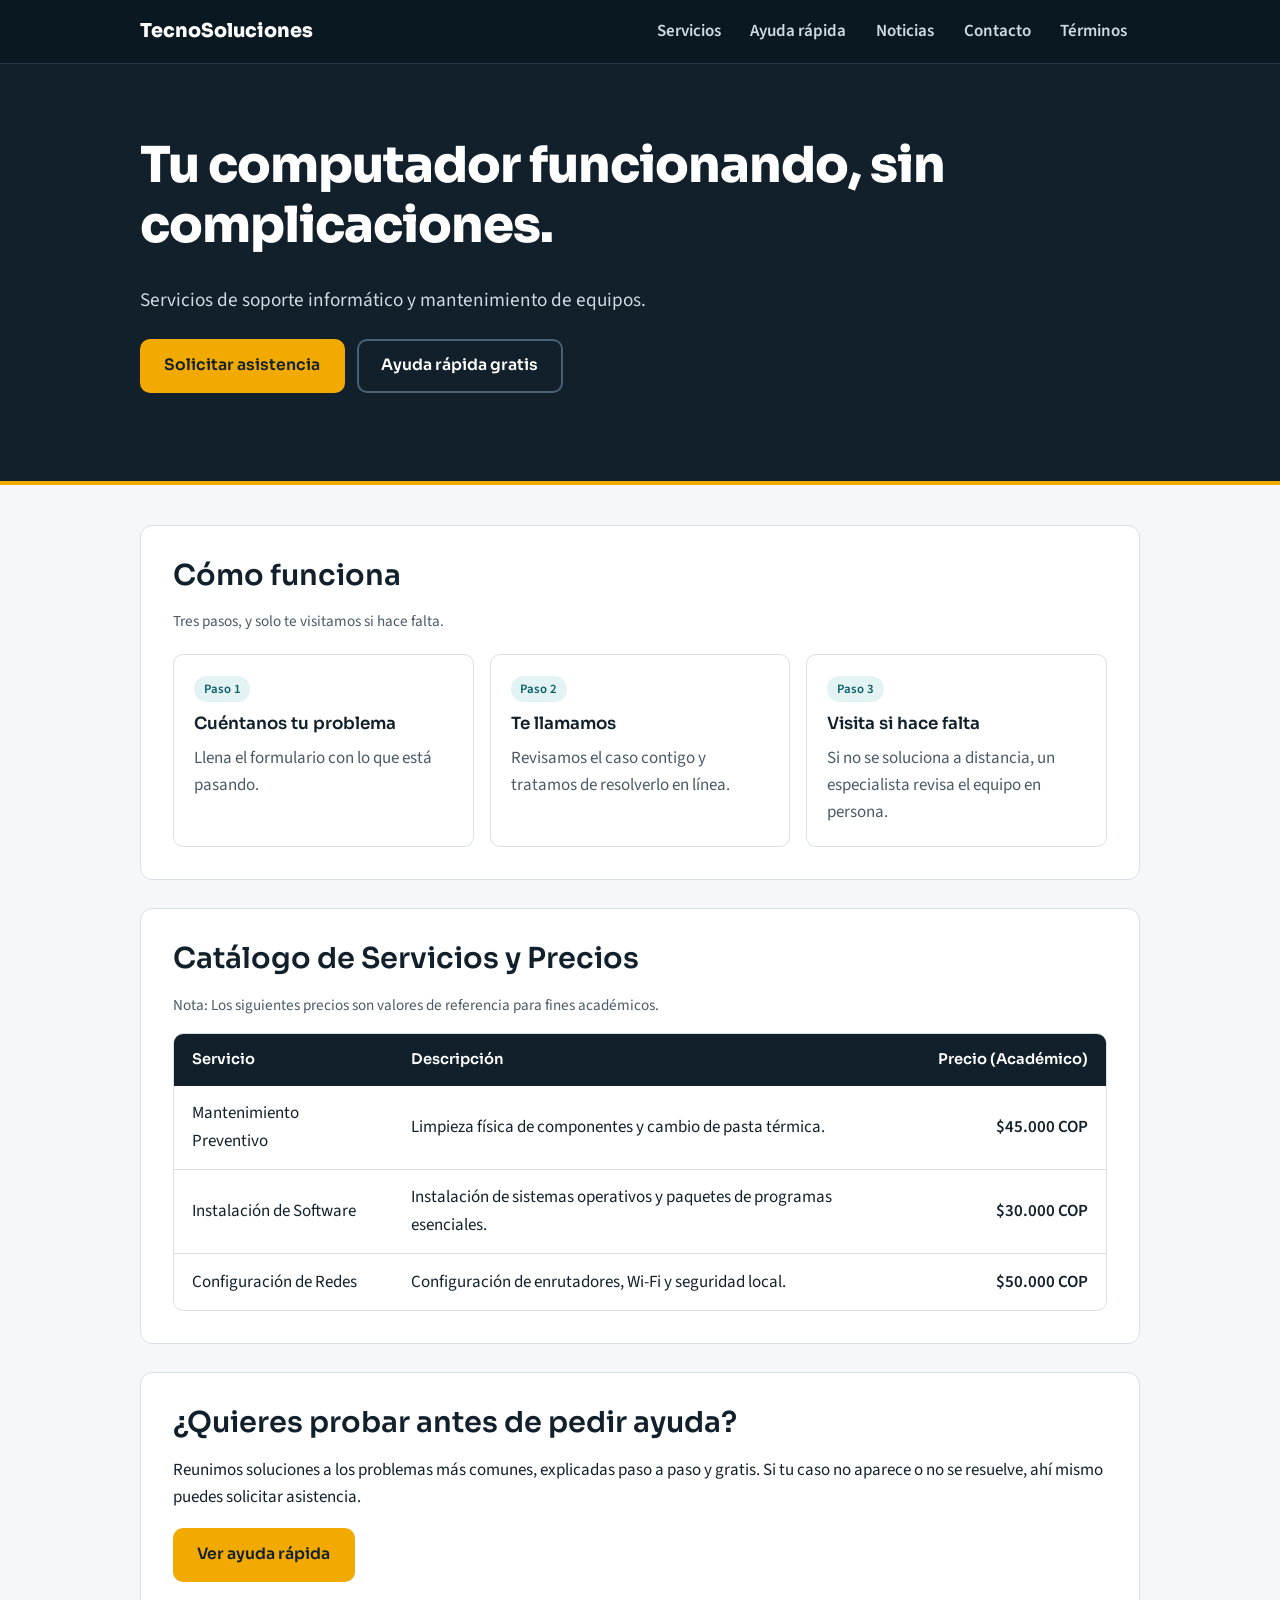
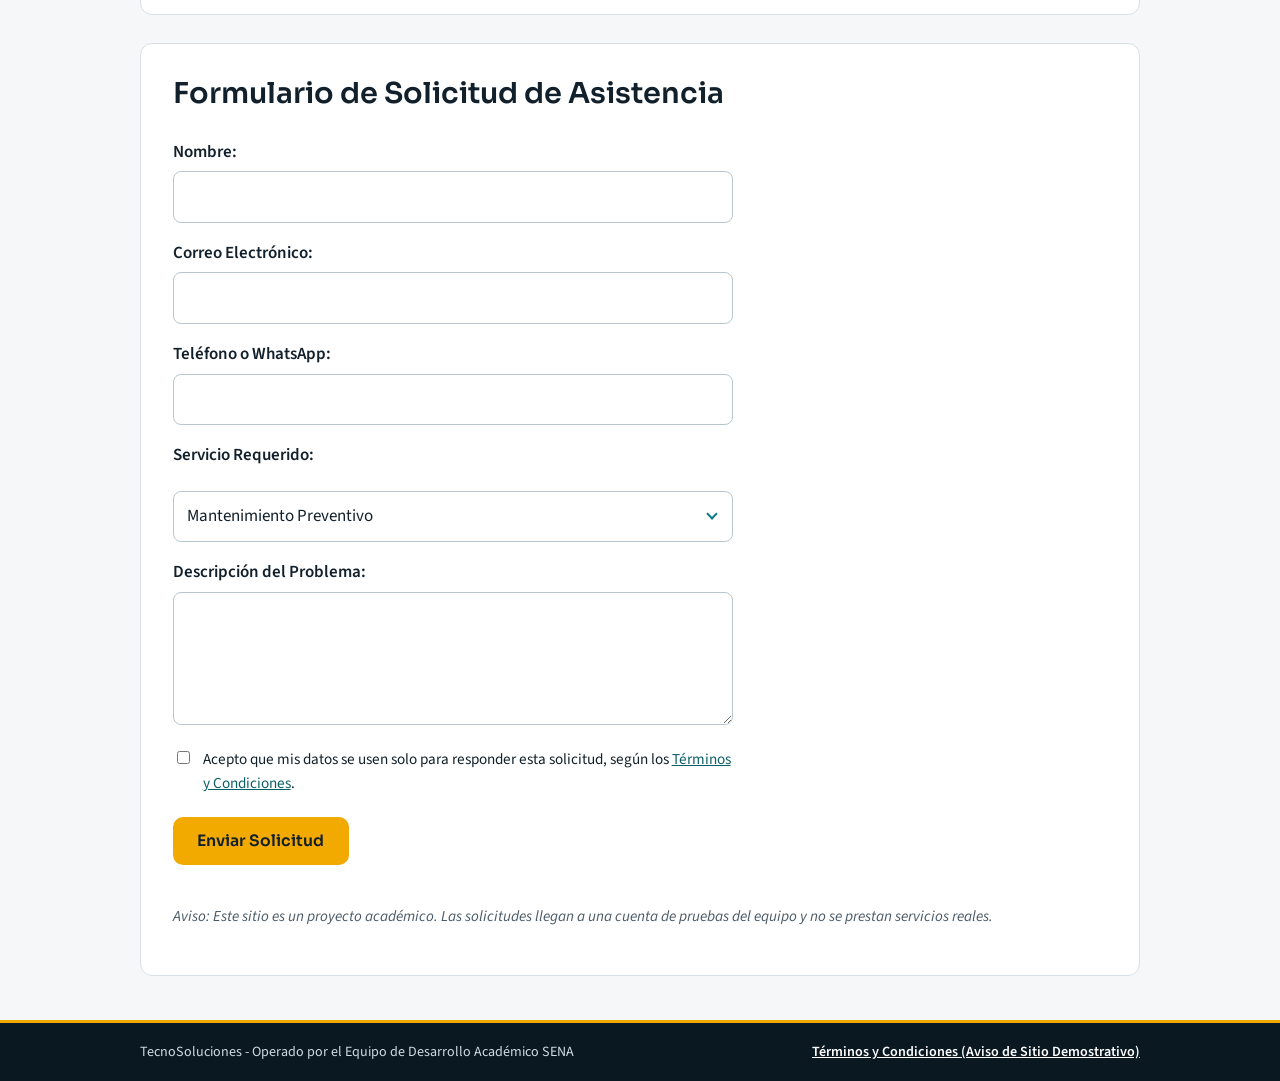
<file: index.html>
<!DOCTYPE html>
<html lang="es">
<head>
    <meta charset="UTF-8">
    <meta name="viewport" content="width=device-width, initial-scale=1.0">
    <title>TecnoSoluciones - Soporte Técnico</title>
    <link rel="preconnect" href="https://fonts.googleapis.com">
    <link rel="preconnect" href="https://fonts.gstatic.com" crossorigin>
    <link href="https://fonts.googleapis.com/css2?family=Sora:wght@600;800&family=Source+Sans+3:wght@400;600&display=swap" rel="stylesheet">
    <link rel="stylesheet" href="styles.css">
</head>
<body>


    <header>
        <div class="container header-inner">
            <a href="index.html" class="brand">TecnoSoluciones</a>
            <button class="nav-toggle" type="button" aria-label="Abrir menú" aria-expanded="false" aria-controls="menu">
                <span></span><span></span><span></span>
            </button>
            <nav id="menu">
                <a href="#servicios">Servicios</a>
                <a href="ayuda.html">Ayuda rápida</a>
                <a href="blog.html">Noticias</a>
                <a href="#contacto">Contacto</a>
                <a href="tyc.html">Términos</a>
            </nav>
        </div>
    </header>

    <section class="hero">
        <div class="container">
            <h1>Tu computador funcionando, sin complicaciones.</h1>
            <p>Servicios de soporte informático y mantenimiento de equipos.</p>
            <div class="hero-actions">
                <a href="#contacto" class="btn">Solicitar asistencia</a>
                <a href="ayuda.html" class="btn btn-ghost">Ayuda rápida gratis</a>
            </div>
        </div>
    </section>

    <main class="container">
        <section id="como-funciona">
            <h2>Cómo funciona</h2>
            <p class="note">Tres pasos, y solo te visitamos si hace falta.</p>
            <div class="steps">
                <div class="step"><span class="step-n">Paso 1</span><h3>Cuéntanos tu problema</h3><p>Llena el formulario con lo que está pasando.</p></div>
                <div class="step"><span class="step-n">Paso 2</span><h3>Te llamamos</h3><p>Revisamos el caso contigo y tratamos de resolverlo en línea.</p></div>
                <div class="step"><span class="step-n">Paso 3</span><h3>Visita si hace falta</h3><p>Si no se soluciona a distancia, un especialista revisa el equipo en persona.</p></div>
            </div>
        </section>

        <section id="servicios">
            <h2>Catálogo de Servicios y Precios</h2>
            <p class="note">Nota: Los siguientes precios son valores de referencia para fines académicos.</p>
            <div class="table-wrap">
                <table>
                    <thead>
                        <tr>
                            <th>Servicio</th>
                            <th>Descripción</th>
                            <th class="num">Precio (Académico)</th>
                        </tr>
                    </thead>
                    <tbody>
                        <tr>
                            <td data-label="Servicio">Mantenimiento Preventivo</td>
                            <td data-label="Descripción">Limpieza física de componentes y cambio de pasta térmica.</td>
                            <td data-label="Precio" class="num">$45.000 COP</td>
                        </tr>
                        <tr>
                            <td data-label="Servicio">Instalación de Software</td>
                            <td data-label="Descripción">Instalación de sistemas operativos y paquetes de programas esenciales.</td>
                            <td data-label="Precio" class="num">$30.000 COP</td>
                        </tr>
                        <tr>
                            <td data-label="Servicio">Configuración de Redes</td>
                            <td data-label="Descripción">Configuración de enrutadores, Wi-Fi y seguridad local.</td>
                            <td data-label="Precio" class="num">$50.000 COP</td>
                        </tr>
                    </tbody>
                </table>
            </div>
        </section>

        <section id="ayuda-aviso">
            <h2>¿Quieres probar antes de pedir ayuda?</h2>
            <p>Reunimos soluciones a los problemas más comunes, explicadas paso a paso y gratis. Si tu caso no aparece o no se resuelve, ahí mismo puedes solicitar asistencia.</p>
            <a href="ayuda.html" class="btn">Ver ayuda rápida</a>
        </section>

        <section id="contacto">
            <h2>Formulario de Solicitud de Asistencia</h2>
            <form id="form-contacto" action="https://formspree.io/f/xrppdovo" method="POST">
                <label for="nombre">Nombre:</label>
                <input type="text" id="nombre" name="nombre" required>

                <label for="correo">Correo Electrónico:</label>
                <input type="email" id="correo" name="correo" required>

                <label for="telefono">Teléfono o WhatsApp:</label>
                <input type="tel" id="telefono" name="telefono" autocomplete="tel" required>

                <label for="servicio-select">Servicio Requerido:</label>
                <div class="select">
                <select id="servicio-select" name="servicio" required>
                    <option value="Mantenimiento Preventivo">Mantenimiento Preventivo</option>
                    <option value="Instalación de Software">Instalación de Software</option>
                    <option value="Configuración de Redes">Configuración de Redes</option>
                </select>
                </div>

                <label for="descripcion">Descripción del Problema:</label>
                <textarea id="descripcion" name="descripcion" rows="4" required></textarea>

                <input type="hidden" name="_subject" value="Nueva solicitud de asistencia - TecnoSoluciones">
                <input type="text" name="_gotcha" class="hp" tabindex="-1" autocomplete="off" aria-hidden="true">

                <label class="consent">
                    <input type="checkbox" name="consentimiento" value="Sí" required>
                    <span>Acepto que mis datos se usen solo para responder esta solicitud, según los <a href="tyc.html">Términos y Condiciones</a>.</span>
                </label>

                <button type="submit">Enviar Solicitud</button>
                <p id="form-estado" role="status" aria-live="polite"></p>
            </form>
            <p class="note"><em>Aviso: Este sitio es un proyecto académico. Las solicitudes llegan a una cuenta de pruebas del equipo y no se prestan servicios reales.</em></p>
        </section>
    </main>

    <footer>
        <div class="container footer-inner">
            <span class="f-full">TecnoSoluciones - Operado por el Equipo de Desarrollo Académico SENA</span>
            <span class="f-short">TecnoSoluciones · Proyecto SENA</span>
            <a href="tyc.html">Términos y Condiciones<span class="f-full"> (Aviso de Sitio Demostrativo)</span></a>
        </div>
    </footer>

    <script src="script.js"></script>
</body>
</html>
</file>
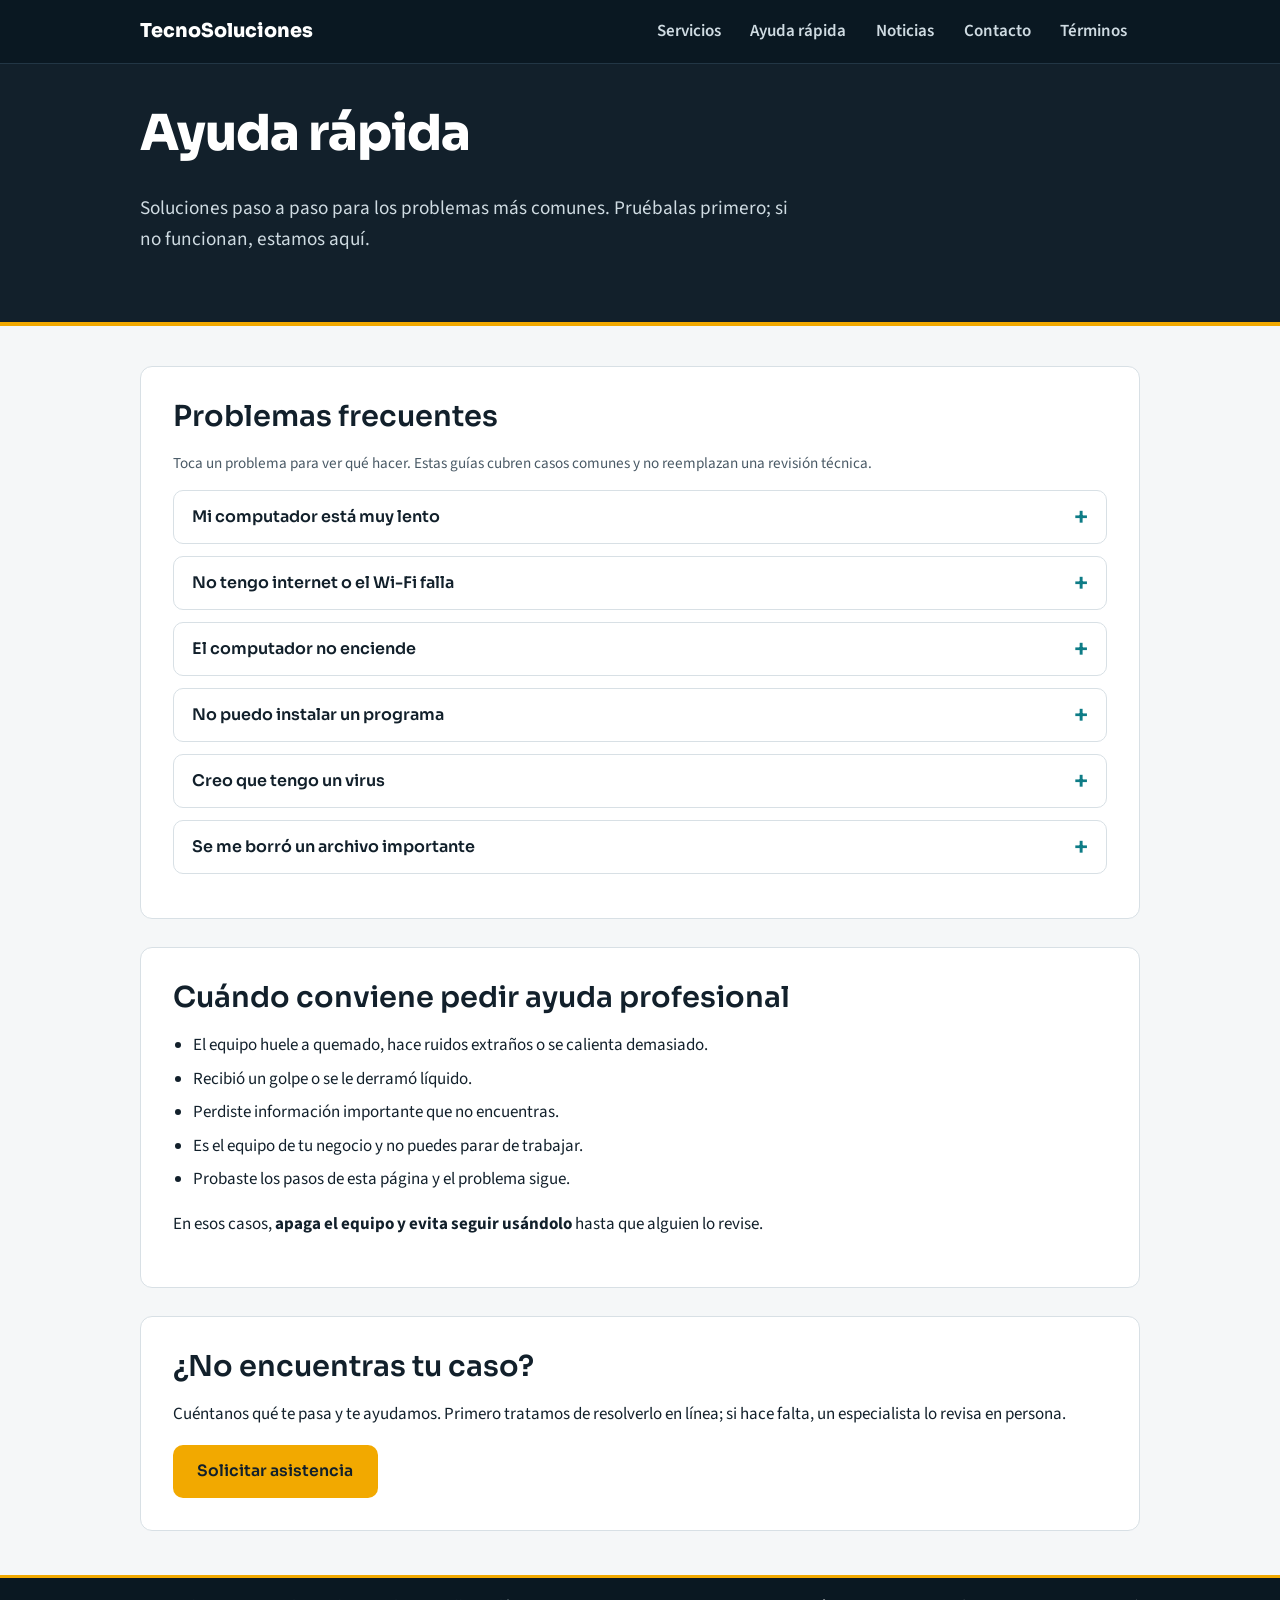
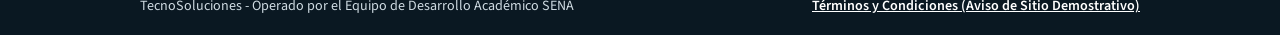
<file: ayuda.html>
<!DOCTYPE html>
<html lang="es">
<head>
    <meta charset="UTF-8">
    <meta name="viewport" content="width=device-width, initial-scale=1.0">
    <title>Ayuda Rápida - TecnoSoluciones</title>
    <link rel="preconnect" href="https://fonts.googleapis.com">
    <link rel="preconnect" href="https://fonts.gstatic.com" crossorigin>
    <link href="https://fonts.googleapis.com/css2?family=Sora:wght@600;800&family=Source+Sans+3:wght@400;600&display=swap" rel="stylesheet">
    <link rel="stylesheet" href="styles.css">
</head>
<body>


    <header>
        <div class="container header-inner">
            <a href="index.html" class="brand">TecnoSoluciones</a>
            <button class="nav-toggle" type="button" aria-label="Abrir menú" aria-expanded="false" aria-controls="menu">
                <span></span><span></span><span></span>
            </button>
            <nav id="menu">
                <a href="index.html#servicios">Servicios</a>
                <a href="ayuda.html">Ayuda rápida</a>
                <a href="blog.html">Noticias</a>
                <a href="index.html#contacto">Contacto</a>
                <a href="tyc.html">Términos</a>
            </nav>
        </div>
    </header>

    <section class="hero hero-small">
        <div class="container">
            <h1>Ayuda rápida</h1>
            <p>Soluciones paso a paso para los problemas más comunes. Pruébalas primero; si no funcionan, estamos aquí.</p>
        </div>
    </section>

    <main class="container">
        <section>
            <h2>Problemas frecuentes</h2>
            <p class="note">Toca un problema para ver qué hacer. Estas guías cubren casos comunes y no reemplazan una revisión técnica.</p>

            <details>
                <summary>Mi computador está muy lento</summary>
                <div class="answer">
                    <ol>
                        <li>Reinícialo, cerrando antes lo que tengas abierto.</li>
                        <li>Abre el Administrador de tareas (Ctrl + Shift + Esc) y mira qué programa consume más memoria o disco. Cierra los que no necesites.</li>
                        <li>Revisa el espacio libre del disco. Si está casi lleno, borra archivos que no uses o pásalos a una memoria externa.</li>
                        <li>Desinstala programas que ya no uses y instala las actualizaciones pendientes.</li>
                    </ol>
                    <p class="next">Si sigue lento, puede necesitar un <strong>mantenimiento preventivo</strong>.</p>
                </div>
            </details>

            <details>
                <summary>No tengo internet o el Wi-Fi falla</summary>
                <div class="answer">
                    <ol>
                        <li>Mira si otros dispositivos (celular, otro computador) se conectan. Si ninguno lo hace, el problema es del router o del proveedor.</li>
                        <li>Apaga el router, espera 30 segundos y vuelve a encenderlo.</li>
                        <li>Revisa que los cables estén bien conectados.</li>
                        <li>En tu equipo, desconéctate de la red Wi-Fi y vuelve a conectarte. También puedes activar y desactivar el modo avión.</li>
                        <li>Acércate al router para descartar que sea un problema de señal.</li>
                    </ol>
                    <p class="next">Si persiste, pide una <strong>configuración de redes</strong>.</p>
                </div>
            </details>

            <details>
                <summary>El computador no enciende</summary>
                <div class="answer">
                    <ol>
                        <li>Verifica que el cable de corriente esté bien conectado y que el tomacorriente funcione (prueba con otro aparato).</li>
                        <li>Si es un portátil, conecta el cargador y espera unos minutos antes de encenderlo.</li>
                        <li>Desconecta memorias USB y otros dispositivos externos e inténtalo de nuevo.</li>
                        <li>Si se prenden luces o suenan ventiladores pero no hay imagen, revisa el cable del monitor.</li>
                    </ol>
                    <p class="next">Si sigue sin encender, <strong>no lo abras</strong>: puede ser una falla física y conviene una visita de un especialista.</p>
                </div>
            </details>

            <details>
                <summary>No puedo instalar un programa</summary>
                <div class="answer">
                    <ol>
                        <li>Descarga el programa solo desde el sitio oficial del fabricante.</li>
                        <li>Comprueba que sea compatible con tu versión de Windows y que tengas espacio libre.</li>
                        <li>Reinicia el equipo y vuelve a ejecutar el instalador con clic derecho, "Ejecutar como administrador".</li>
                        <li>Instala las actualizaciones pendientes de Windows e inténtalo otra vez.</li>
                    </ol>
                    <p class="next">Si no se resuelve, pide el servicio de <strong>instalación de software</strong>.</p>
                </div>
            </details>

            <details>
                <summary>Creo que tengo un virus</summary>
                <div class="answer">
                    <p>Algunas señales: ventanas emergentes constantes, lentitud repentina, programas que no instalaste o un navegador que cambió su página de inicio.</p>
                    <ol>
                        <li>Ejecuta un análisis completo con Seguridad de Windows o con tu antivirus.</li>
                        <li>No escribas contraseñas ni datos bancarios en ese equipo mientras tanto.</li>
                        <li>Si ingresaste datos en algo sospechoso, cambia tus contraseñas desde otro dispositivo.</li>
                        <li>Desinstala los programas que no recuerdas haber instalado.</li>
                        <li>No llames a números ni pagues nada que aparezca en ventanas emergentes.</li>
                    </ol>
                    <p class="next">Si el problema continúa, solicita asistencia para una revisión.</p>
                </div>
            </details>

            <details>
                <summary>Se me borró un archivo importante</summary>
                <div class="answer">
                    <ol>
                        <li>Revisa la Papelera de reciclaje.</li>
                        <li>Busca el nombre del archivo en el buscador del Explorador de archivos.</li>
                        <li>Si usabas OneDrive, Google Drive u otro servicio en la nube, mira su papelera.</li>
                        <li>Evita guardar archivos nuevos en ese disco mientras intentas recuperarlo.</li>
                    </ol>
                    <p class="next">Para el futuro, una <strong>copia de seguridad</strong> evita este susto.</p>
                </div>
            </details>
        </section>

        <section>
            <h2>Cuándo conviene pedir ayuda profesional</h2>
            <ul>
                <li>El equipo huele a quemado, hace ruidos extraños o se calienta demasiado.</li>
                <li>Recibió un golpe o se le derramó líquido.</li>
                <li>Perdiste información importante que no encuentras.</li>
                <li>Es el equipo de tu negocio y no puedes parar de trabajar.</li>
                <li>Probaste los pasos de esta página y el problema sigue.</li>
            </ul>
            <p>En esos casos, <strong>apaga el equipo y evita seguir usándolo</strong> hasta que alguien lo revise.</p>
        </section>

        <section>
            <h2>¿No encuentras tu caso?</h2>
            <p>Cuéntanos qué te pasa y te ayudamos. Primero tratamos de resolverlo en línea; si hace falta, un especialista lo revisa en persona.</p>
            <a href="index.html#contacto" class="btn">Solicitar asistencia</a>
        </section>
    </main>

    <footer>
        <div class="container footer-inner">
            <span class="f-full">TecnoSoluciones - Operado por el Equipo de Desarrollo Académico SENA</span>
            <span class="f-short">TecnoSoluciones · Proyecto SENA</span>
            <a href="tyc.html">Términos y Condiciones<span class="f-full"> (Aviso de Sitio Demostrativo)</span></a>
        </div>
    </footer>

    <script src="script.js"></script>
</body>
</html>
</file>
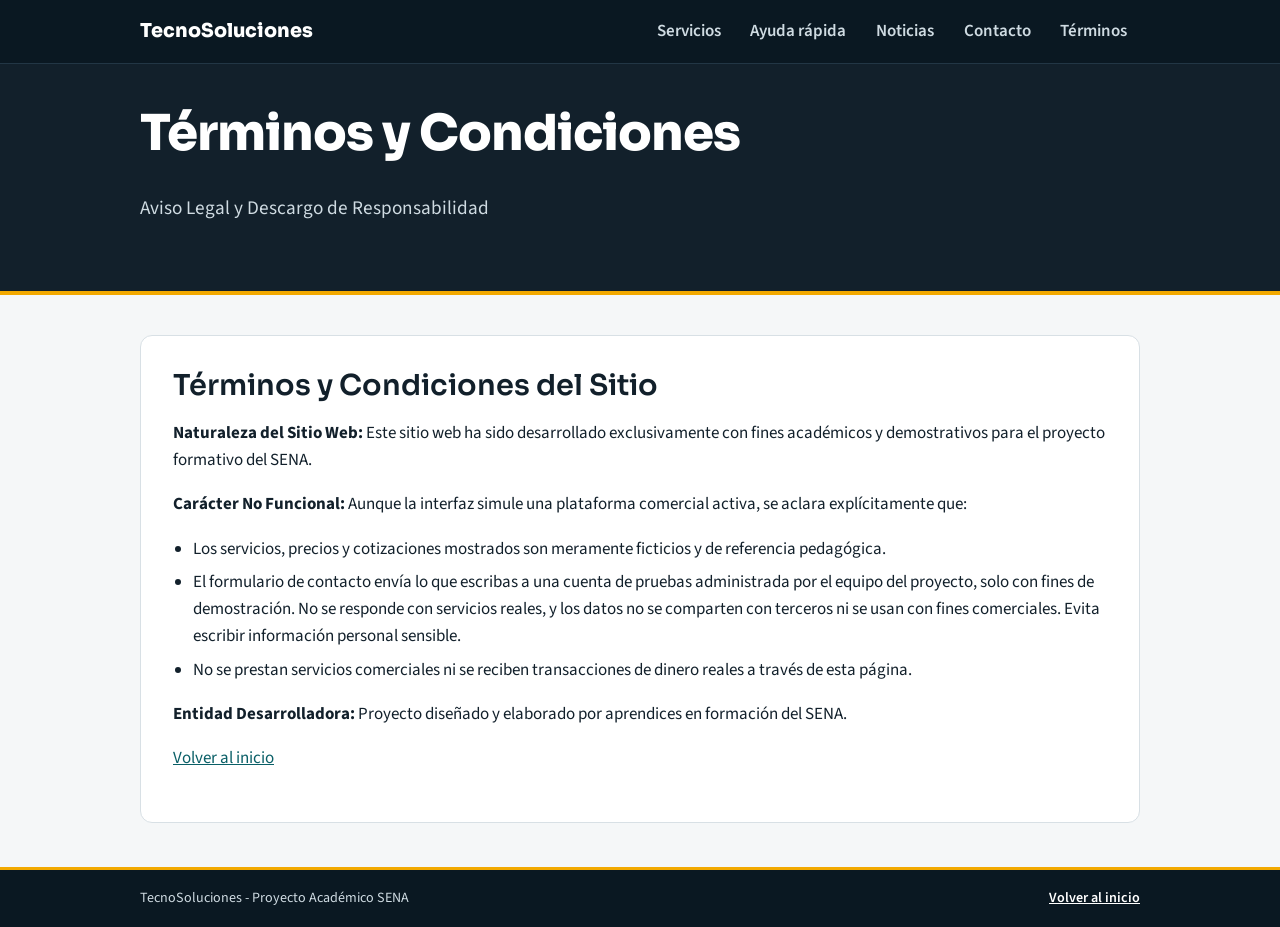
<file: tyc.html>
<!DOCTYPE html>
<html lang="es">
<head>
    <meta charset="UTF-8">
    <meta name="viewport" content="width=device-width, initial-scale=1.0">
    <title>Términos y Condiciones - TecnoSoluciones</title>
    <link rel="preconnect" href="https://fonts.googleapis.com">
    <link rel="preconnect" href="https://fonts.gstatic.com" crossorigin>
    <link href="https://fonts.googleapis.com/css2?family=Sora:wght@600;800&family=Source+Sans+3:wght@400;600&display=swap" rel="stylesheet">
    <link rel="stylesheet" href="styles.css">
</head>
<body>


    <header>
        <div class="container header-inner">
            <a href="index.html" class="brand">TecnoSoluciones</a>
            <button class="nav-toggle" type="button" aria-label="Abrir menú" aria-expanded="false" aria-controls="menu">
                <span></span><span></span><span></span>
            </button>
            <nav id="menu">
                <a href="index.html#servicios">Servicios</a>
                <a href="ayuda.html">Ayuda rápida</a>
                <a href="blog.html">Noticias</a>
                <a href="index.html#contacto">Contacto</a>
                <a href="tyc.html">Términos</a>
            </nav>
        </div>
    </header>

    <section class="hero hero-small">
        <div class="container">
            <h1>Términos y Condiciones</h1>
            <p>Aviso Legal y Descargo de Responsabilidad</p>
        </div>
    </section>

    <main class="container">
        <section>
            <h2>Términos y Condiciones del Sitio</h2>

            <p><strong>Naturaleza del Sitio Web:</strong> Este sitio web ha sido desarrollado exclusivamente con fines académicos y demostrativos para el proyecto formativo del SENA.</p>

            <p><strong>Carácter No Funcional:</strong> Aunque la interfaz simule una plataforma comercial activa, se aclara explícitamente que:</p>
            <ul>
                <li>Los servicios, precios y cotizaciones mostrados son meramente ficticios y de referencia pedagógica.</li>
                <li>El formulario de contacto envía lo que escribas a una cuenta de pruebas administrada por el equipo del proyecto, solo con fines de demostración. No se responde con servicios reales, y los datos no se comparten con terceros ni se usan con fines comerciales. Evita escribir información personal sensible.</li>
                <li>No se prestan servicios comerciales ni se reciben transacciones de dinero reales a través de esta página.</li>
            </ul>

            <p><strong>Entidad Desarrolladora:</strong> Proyecto diseñado y elaborado por aprendices en formación del SENA.</p>

            <p><a href="index.html">Volver al inicio</a></p>
        </section>
    </main>

    <footer>
        <div class="container footer-inner">
            <span class="f-full">TecnoSoluciones - Proyecto Académico SENA</span>
            <span class="f-short">TecnoSoluciones · Proyecto SENA</span>
            <a href="index.html">Volver al inicio</a>
        </div>
    </footer>

    <script src="script.js"></script>
</body>
</html>
</file>
<file: styles.css>
/* ---------- Variables ---------- */
:root {
    --ink: #12202b;
    --ink-soft: #4a5a66;
    --paper: #f5f7f8;
    --white: #ffffff;
    --teal: #0e7c86;
    --teal-dark: #0a5f67;
    --amber: #f2a900;
    --line: #d8e0e5;
    --bar: #0a1822;
    --bar-line: #223645;

    --font-head: "Sora", "Segoe UI", system-ui, sans-serif;
    --font-body: "Source Sans 3", "Segoe UI", system-ui, sans-serif;

    --header-h: 64px;
}

/* ---------- Base ---------- */
*, *::before, *::after { box-sizing: border-box; }

html {
    scroll-behavior: smooth;
    scroll-padding-top: calc(var(--header-h) + 16px);
}

body {
    margin: 0;
    font-family: var(--font-body);
    font-size: 1.0625rem;
    line-height: 1.6;
    color: var(--ink);
    background: var(--paper);
    /* El footer queda al final de la página (o al fondo de la pantalla si hay poco contenido) */
    display: flex;
    flex-direction: column;
    min-height: 100vh;
    min-height: 100dvh;
}

h1, h2 { font-family: var(--font-head); line-height: 1.2; margin: 0 0 .6em; }
h1 { font-size: clamp(1.9rem, 6vw, 3.1rem); font-weight: 800; letter-spacing: -0.02em; }
h2 { font-size: clamp(1.3rem, 3.5vw, 1.8rem); font-weight: 600; }
p  { margin: 0 0 1em; }
a  { color: var(--teal-dark); }

:focus-visible { outline: 3px solid var(--amber); outline-offset: 2px; }

.container { width: min(1000px, 100% - 2.5rem); margin-inline: auto; }

/* ---------- Header ---------- */
header {
    position: sticky;
    top: 0;
    z-index: 30;
    height: var(--header-h);
    background: var(--bar);
    border-bottom: 1px solid var(--bar-line);
}
.header-inner {
    height: 100%;
    display: flex;
    align-items: center;
    justify-content: space-between;
    gap: 1rem;
}
.brand {
    color: var(--white);
    text-decoration: none;
    font-family: var(--font-head);
    font-weight: 800;
    font-size: 1.2rem;
}
header nav { display: flex; gap: .25rem; }
header nav a {
    color: #cfdbe2;
    text-decoration: none;
    font-weight: 600;
    padding: .45rem .8rem;
    border-radius: 8px;
}
header nav a:hover { background: rgba(255,255,255,.1); color: var(--white); }

/* Botón de menú (solo se ve en celular) */
.nav-toggle {
    display: none;
    width: 44px;
    height: 44px;
    padding: 0;
    border: 0;
    border-radius: 10px;
    background: transparent;
    cursor: pointer;
    flex-direction: column;
    align-items: center;
    justify-content: center;
    gap: 5px;
}
.nav-toggle span {
    display: block;
    width: 22px;
    height: 2px;
    background: var(--white);
    border-radius: 2px;
}
.nav-toggle:hover { background: rgba(255,255,255,.1); }

/* ---------- Hero ---------- */
.hero {
    background: var(--ink);
    color: var(--white);
    padding: clamp(2.5rem, 7vw, 4.5rem) 0 clamp(3rem, 8vw, 5.5rem);
    border-bottom: 4px solid var(--amber);
}
.hero p { color: #cfdbe2; font-size: 1.2rem; max-width: 34em; }
.hero-small { padding: 2.5rem 0 3rem; }
.hero-actions { display: flex; flex-wrap: wrap; gap: .75rem; margin-top: 1.5rem; }

/* ---------- Botones ---------- */
.btn, button.btn, form button {
    display: inline-block;
    padding: .75rem 1.4rem;
    border-radius: 10px;
    border: 2px solid transparent;
    background: var(--amber);
    color: var(--ink);
    font-family: var(--font-head);
    font-weight: 600;
    font-size: .98rem;
    text-align: center;
    text-decoration: none;
    cursor: pointer;
    transition: background .15s, border-color .15s;
}
.btn:hover, form button:hover { background: #ffc233; }
.btn-ghost { background: transparent; color: var(--white); border-color: #4a6275; }
.btn-ghost:hover { background: transparent; border-color: var(--white); }

/* ---------- Secciones ---------- */
main { padding-top: 2.5rem; flex: 1 0 auto; }

main section {
    background: var(--white);
    border: 1px solid var(--line);
    border-radius: 12px;
    padding: clamp(1.25rem, 4vw, 2rem);
    margin-bottom: 1.75rem;
}
.note { color: var(--ink-soft); font-size: .95rem; }

ul, ol { padding-left: 1.25rem; }
li { margin-bottom: .4rem; }

/* ---------- Tabla ---------- */
.table-wrap { overflow-x: auto; border: 1px solid var(--line); border-radius: 10px; }
table { width: 100%; border-collapse: collapse; }
th, td { padding: .9rem 1.1rem; text-align: left; }
thead th { background: var(--ink); color: var(--white); font-family: var(--font-head); font-size: .92rem; font-weight: 600; }
tbody tr + tr td { border-top: 1px solid var(--line); }
tbody tr:hover { background: #eef4f6; }
.num { text-align: right; white-space: nowrap; font-weight: 600; }

/* ---------- Ayuda rápida (acordeón) ---------- */
details {
    border: 1px solid var(--line);
    border-radius: 10px;
    margin-bottom: .75rem;
    background: var(--white);
}
details[open] { border-color: var(--teal); }
summary {
    list-style: none;
    cursor: pointer;
    display: flex;
    align-items: center;
    justify-content: space-between;
    gap: 1rem;
    min-height: 52px;
    padding: .6rem 1.1rem;
    font-family: var(--font-head);
    font-weight: 600;
    font-size: 1rem;
}
summary::-webkit-details-marker { display: none; }
summary::after {
    content: "+";
    flex-shrink: 0;
    font-size: 1.5rem;
    line-height: 1;
    color: var(--teal);
}
details[open] summary::after { content: "−"; }
summary:hover { background: #eef4f6; border-radius: 10px; }
.answer { padding: 0 1.1rem 1rem; }
.answer ol, .answer ul { margin-top: 0; }
.next {
    margin: .75rem 0 0;
    padding: .7rem .9rem;
    background: #fff6df;
    border-left: 4px solid var(--amber);
    border-radius: 6px;
    font-size: .98rem;
}

/* ---------- Formulario ---------- */
form { display: grid; gap: .35rem; max-width: 560px; }
label { font-weight: 600; margin-top: .7rem; }
input, select, textarea {
    width: 100%;
    font: inherit;
    padding: .7rem .8rem;
    border: 1.5px solid #b9c6ce;
    border-radius: 8px;
    background: var(--white);
    color: var(--ink);
}
input:focus, select:focus, textarea:focus {
    outline: none;
    border-color: var(--teal);
    box-shadow: 0 0 0 3px rgba(14,124,134,.25);
}
form button { justify-self: start; margin-top: 1rem; }
#form-estado { margin: .5rem 0 0; font-weight: 600; color: var(--teal-dark); min-height: 1.5em; }

/* ---------- Footer (al final de la página) ---------- */
footer {
    margin-top: 1rem;
    padding: 1.1rem 0 calc(1.1rem + env(safe-area-inset-bottom, 0px));
    background: var(--bar);
    color: #cfdbe2;
    font-size: .88rem;
    border-top: 3px solid var(--amber);
}
.footer-inner {
    display: flex;
    align-items: center;
    justify-content: space-between;
    gap: 1rem;
}
footer a { color: var(--white); font-weight: 600; }
.f-short { display: none; }

/* ---------- Celular ---------- */
@media (max-width: 700px) {
    body { font-size: 1rem; }
    .container { width: calc(100% - 2rem); }

    /* Menú desplegable */
    .nav-toggle { display: flex; }
    header nav {
        display: none;
        position: absolute;
        top: 100%;
        left: 0;
        right: 0;
        flex-direction: column;
        gap: 0;
        padding: .5rem 1rem 1rem;
        background: var(--bar);
        border-top: 1px solid var(--bar-line);
        box-shadow: 0 12px 24px rgba(0,0,0,.25);
    }
    header nav.open { display: flex; }
    header nav a { padding: .9rem .6rem; font-size: 1.05rem; }

    /* Botones grandes y fáciles de tocar */
    .hero-actions { flex-direction: column; }
    .hero-actions .btn,
    main section .btn,
    form button { width: 100%; padding: .9rem 1.2rem; }

    main section { border-radius: 10px; }

    /* Tabla convertida en tarjetas */
    .table-wrap { border: 0; overflow: visible; }
    table, tbody, tr, td { display: block; }
    thead {
        position: absolute;
        width: 1px; height: 1px;
        overflow: hidden;
        clip: rect(0 0 0 0);
    }
    tbody tr {
        border: 1px solid var(--line);
        border-left: 5px solid var(--teal);
        border-radius: 10px;
        margin-bottom: .9rem;
        padding: .3rem 0;
        background: var(--white);
    }
    tbody tr + tr td { border-top: 0; }
    tbody tr:hover { background: var(--white); }
    td {
        display: grid;
        grid-template-columns: 6.5rem 1fr;
        gap: .75rem;
        padding: .5rem 1rem;
        text-align: left;
    }
    td::before {
        content: attr(data-label);
        font-weight: 600;
        color: var(--ink-soft);
    }
    .num { text-align: left; white-space: normal; }

    /* Footer compacto */
    .f-full { display: none; }
    .f-short { display: inline; }
    .footer-inner {
        flex-direction: column;
        justify-content: center;
        gap: .1rem;
        text-align: center;
        font-size: .82rem;
    }
}

@media (prefers-reduced-motion: reduce) {
    html { scroll-behavior: auto; }
}

/* ---------- Cómo funciona ---------- */
.steps { display: grid; grid-template-columns: repeat(3, 1fr); gap: 1rem; margin-top: 1.25rem; }
.step { border: 1px solid var(--line); border-radius: 10px; padding: 1.25rem; transition: border-color .2s; }
.step:hover { border-color: var(--teal); }
.step-n { display: inline-block; margin-bottom: .6rem; padding: .15rem .6rem; border-radius: 100vw; background: #e3f2f3; color: var(--teal-dark); font-size: .8rem; font-weight: 600; }
.step h3 { font-family: var(--font-head); font-size: 1.05rem; font-weight: 600; margin: 0 0 .4em; }
.step p { margin: 0; color: var(--ink-soft); }

/* ---------- Selector con despliegue ---------- */
.select { position: relative; }
.select.is-enhanced select { position: absolute; width: 1px; height: 1px; opacity: 0; pointer-events: none; }
.select-btn {
    position: relative; width: 100%; text-align: left; font: inherit; color: var(--ink);
    background: var(--white); padding: .7rem 2.6rem .7rem .8rem;
    border: 1.5px solid #b9c6ce; border-radius: 8px; cursor: pointer;
    transition: border-radius .2s ease, border-color .15s;
}
.select-btn::after {
    content: ""; position: absolute; right: 1rem; top: 50%; width: .5rem; height: .5rem;
    border-right: 2px solid var(--teal); border-bottom: 2px solid var(--teal);
    transform: translateY(-75%) rotate(45deg); transition: transform .2s ease;
}
.select-btn:focus { outline: none; border-color: var(--teal); box-shadow: 0 0 0 3px rgba(14,124,134,.25); }
.select.open .select-btn { border-radius: 8px 8px 0 0; border-color: var(--teal); }
.select.open .select-btn::after { transform: translateY(-25%) rotate(-135deg); }
.select-list {
    position: absolute; left: 0; right: 0; top: 100%; z-index: 15; margin: 0; padding: 0; list-style: none;
    background: var(--white); border: 1.5px solid var(--teal); border-top: 0; border-radius: 0 0 8px 8px;
    overflow: hidden; visibility: hidden; clip-path: inset(0 0 100% 0);
    transition: clip-path .22s ease, visibility 0s .22s;
}
.select.open .select-list { visibility: visible; clip-path: inset(0 0 0 0); transition: clip-path .22s ease; }
.select-list li { margin: 0; padding: .7rem .8rem; cursor: pointer; border-top: 1px solid var(--line); }
.select-list li:first-child { border-top: 0; }
.select-list li.active, .select-list li:hover { background: #eef4f6; }
.select-list li[aria-selected="true"] { color: var(--teal-dark); font-weight: 600; }

@media (max-width: 700px) { .steps { grid-template-columns: 1fr; } }
@media (prefers-reduced-motion: reduce) { .select-btn, .select-btn::after, .select-list { transition: none; } }
/* ---------- Formulario: extras ---------- */
.hp { position: absolute; left: -9999px; width: 1px; height: 1px; opacity: 0; }
.consent { display: flex; align-items: flex-start; gap: .6rem; margin-top: 1rem; font-weight: 400; font-size: .95rem; }
.consent input { width: auto; flex-shrink: 0; margin-top: .3rem; accent-color: var(--teal); }
#form-estado.error { color: #b3261e; }
form button:disabled { opacity: .6; cursor: progress; }

/* ---------- Noticias / blog ---------- */
.post-media {
    margin: 0;
    aspect-ratio: 16 / 9;
    overflow: hidden;
    background: linear-gradient(135deg, var(--ink), var(--teal-dark));
}
.post-media img { display: block; width: 100%; height: 100%; object-fit: cover; }

.post-meta { display: flex; flex-wrap: wrap; align-items: center; gap: .6rem; margin-bottom: .6rem; font-size: .9rem; color: var(--ink-soft); }
.post-tag { padding: .15rem .6rem; border-radius: 100vw; background: #e3f2f3; color: var(--teal-dark); font-size: .8rem; font-weight: 600; }
.post h2, .post h3 { font-family: var(--font-head); font-weight: 600; line-height: 1.25; margin: 0 0 .5em; }
.post h3 { font-size: 1.15rem; }
.post-body > p:last-child { margin-bottom: 0; }

.post-featured { display: grid; grid-template-columns: 1.1fr 1fr; gap: 1.75rem; align-items: center; }
.post-featured .post-media { border-radius: 10px; }

.posts-grid { display: grid; grid-template-columns: repeat(2, 1fr); gap: 1.25rem; align-items: start; }
.post-card { border: 1px solid var(--line); border-radius: 10px; overflow: hidden; background: var(--white); }
.post-card .post-body { padding: 1.25rem; }

.post-more { border: 0; margin: .75rem 0 0; background: transparent; }
.post-more summary { min-height: 0; padding: .3rem 0; justify-content: flex-start; gap: .5rem; color: var(--teal-dark); }
.post-more summary:hover { background: transparent; text-decoration: underline; }
.post-more .answer { padding: .5rem 0 0; }
.post-more .answer p:last-child { margin-bottom: 0; }

@media (max-width: 700px) {
    .post-featured, .posts-grid { grid-template-columns: 1fr; }
    .post-featured { gap: 1.1rem; }
}
/* ---------- Blog dinámico y panel admin ---------- */
.hidden { display: none !important; }
.article-body h2 { margin-top: 1.5em; }
.article-body figure { margin: 1.25rem 0; }
.article-body img { max-width: 100%; height: auto; border-radius: 10px; }
.article > .post-media, #p-portada .post-media { border-radius: 10px; margin-bottom: 1.25rem; }
.acts { display: flex; flex-wrap: wrap; gap: .5rem; align-items: center; }
.admin-row { display: flex; flex-wrap: wrap; gap: .5rem; align-items: center; justify-content: space-between; padding: .8rem 0; border-top: 1px solid var(--line); }
.btn-sm { padding: .4rem .9rem !important; font-size: .85rem !important; width: auto !important; margin-top: 0 !important; }
.btn-danger { background: #b3261e !important; color: #fff !important; }
.error { color: #b3261e; font-weight: 600; }
code { background: #eef4f6; padding: .1rem .35rem; border-radius: 4px; }
</file>
